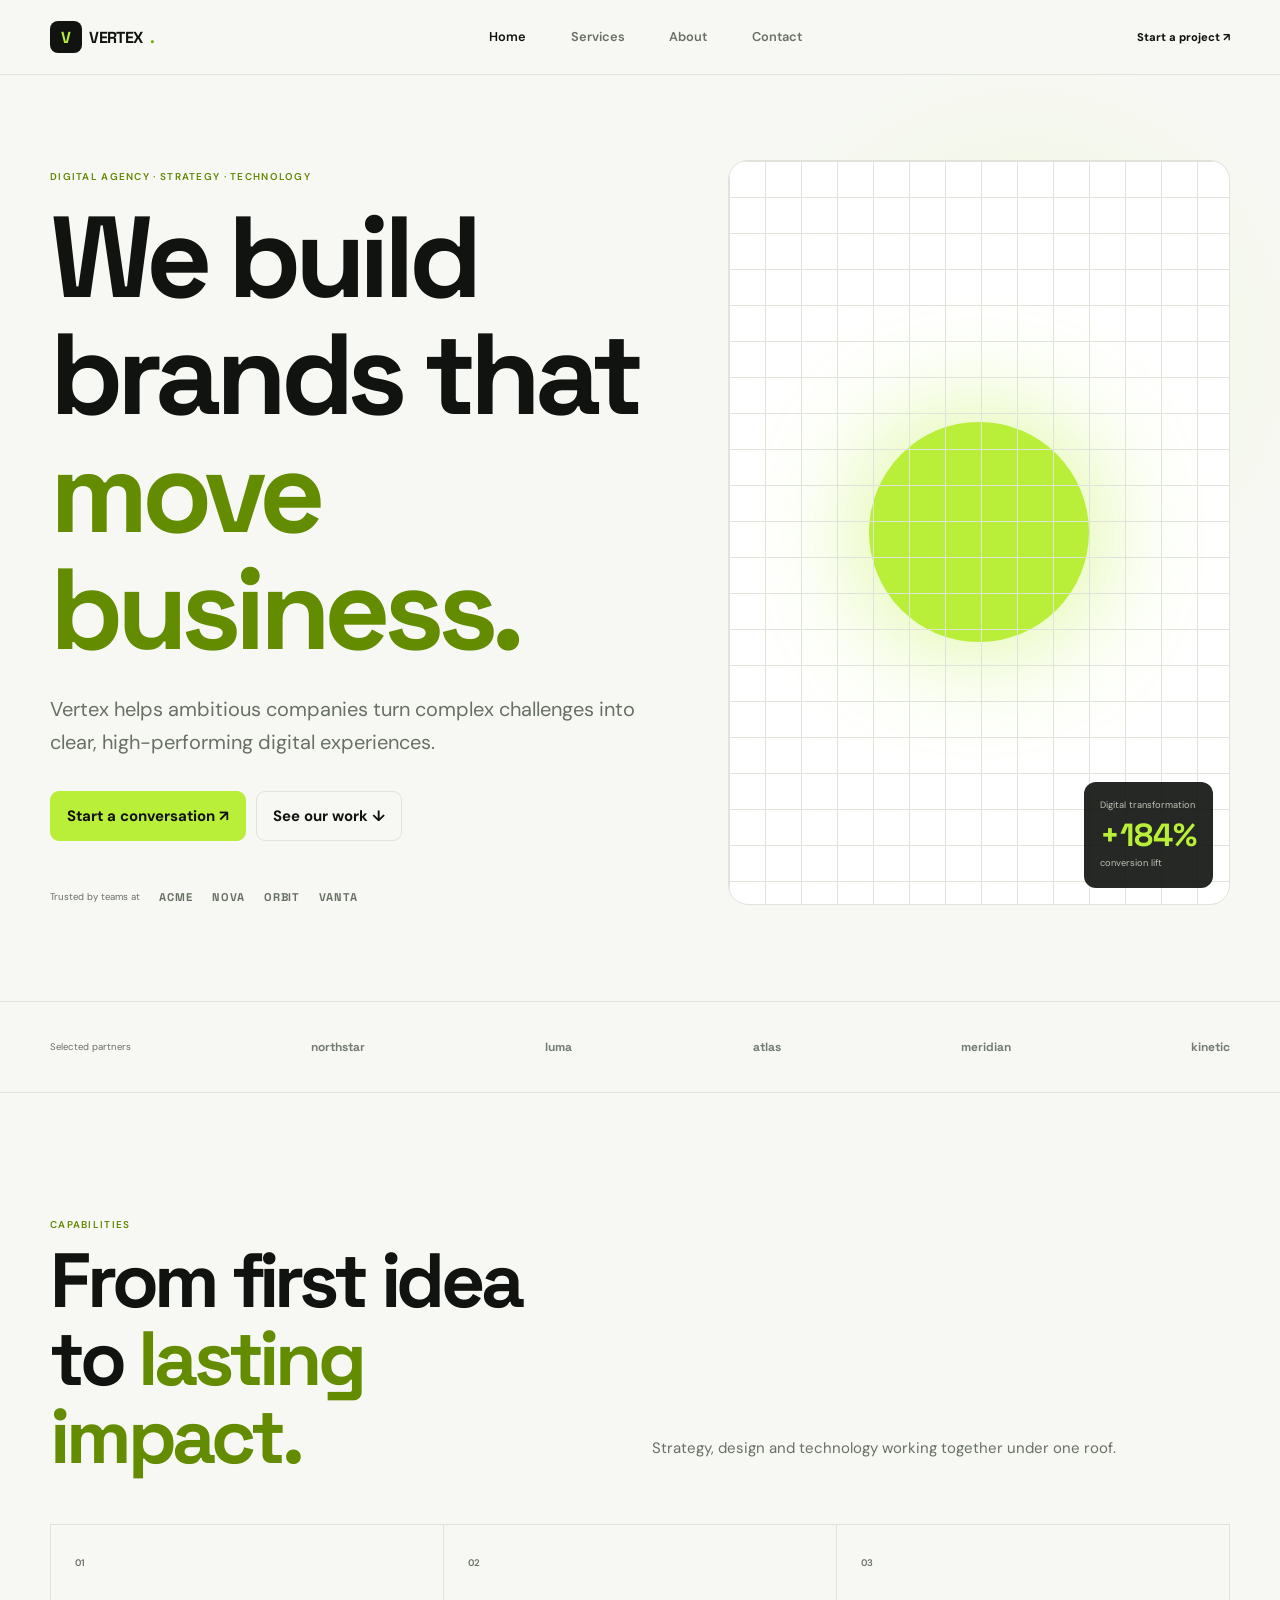
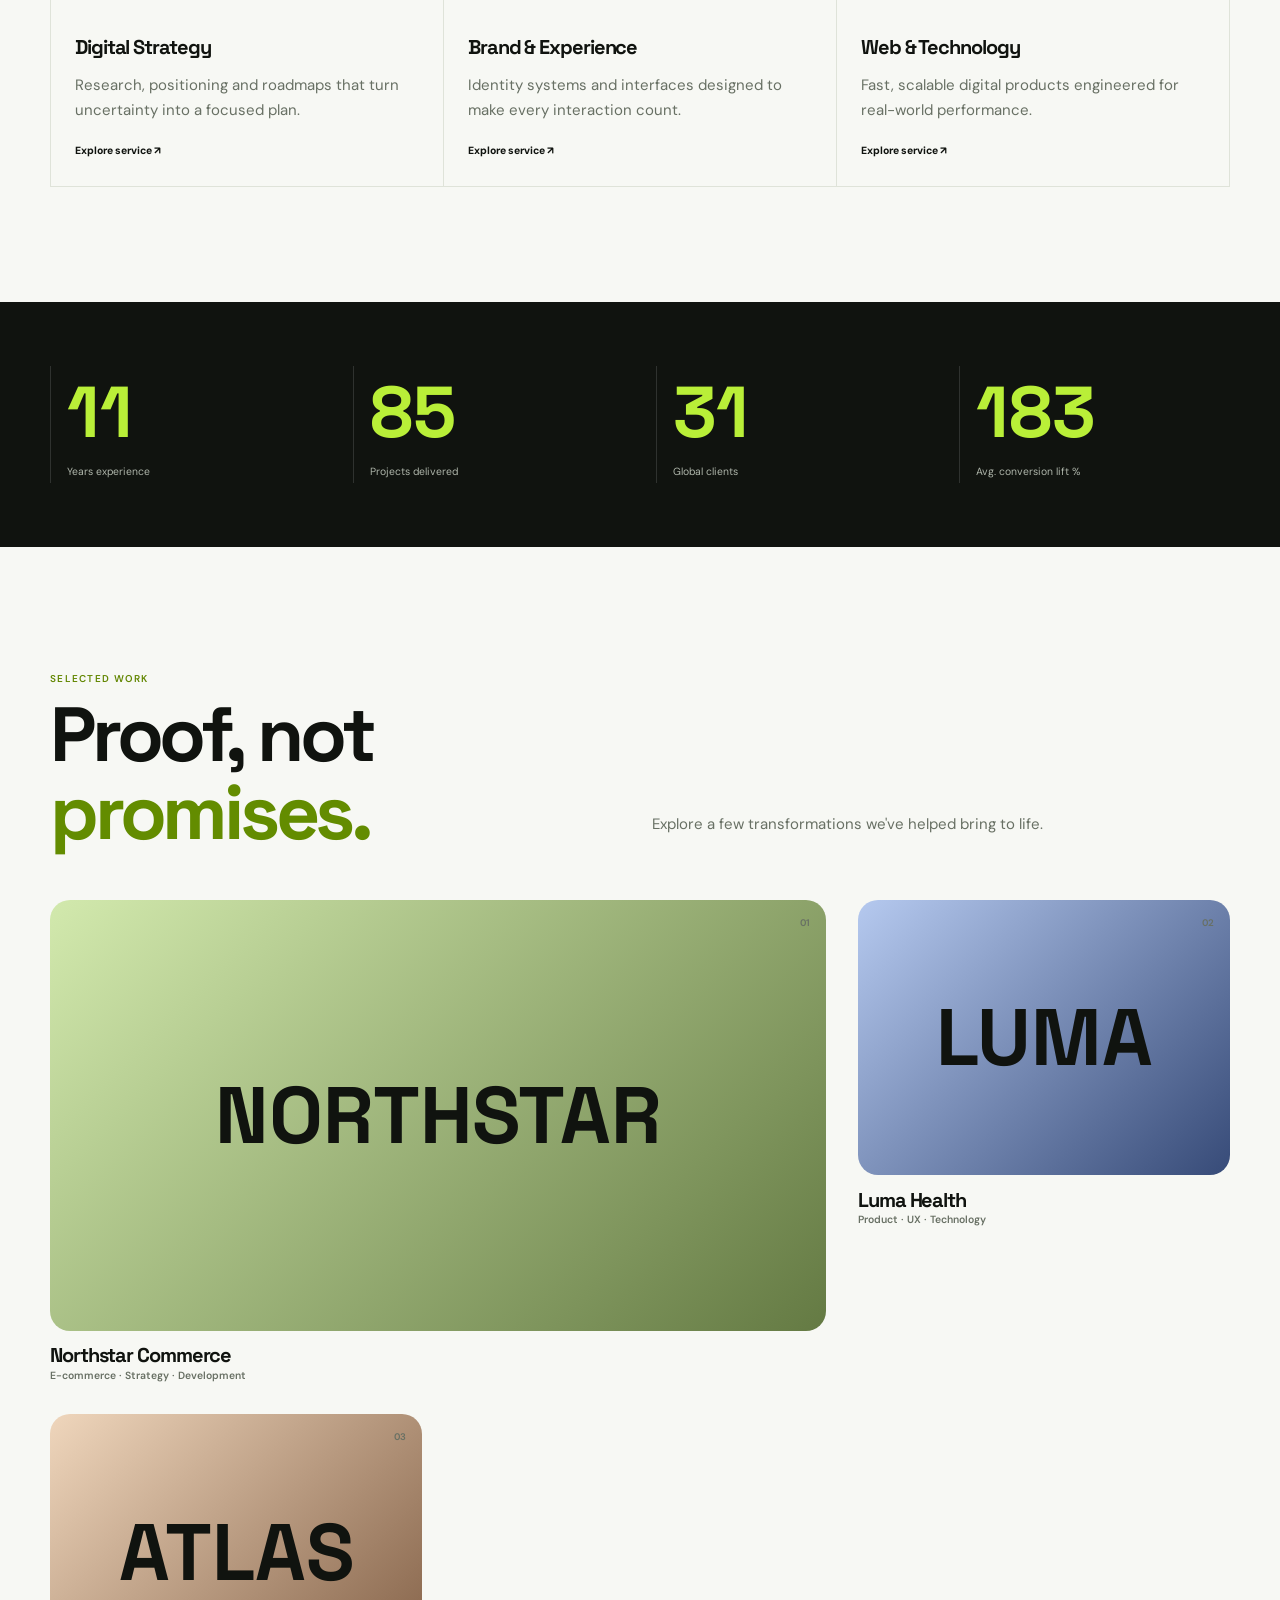
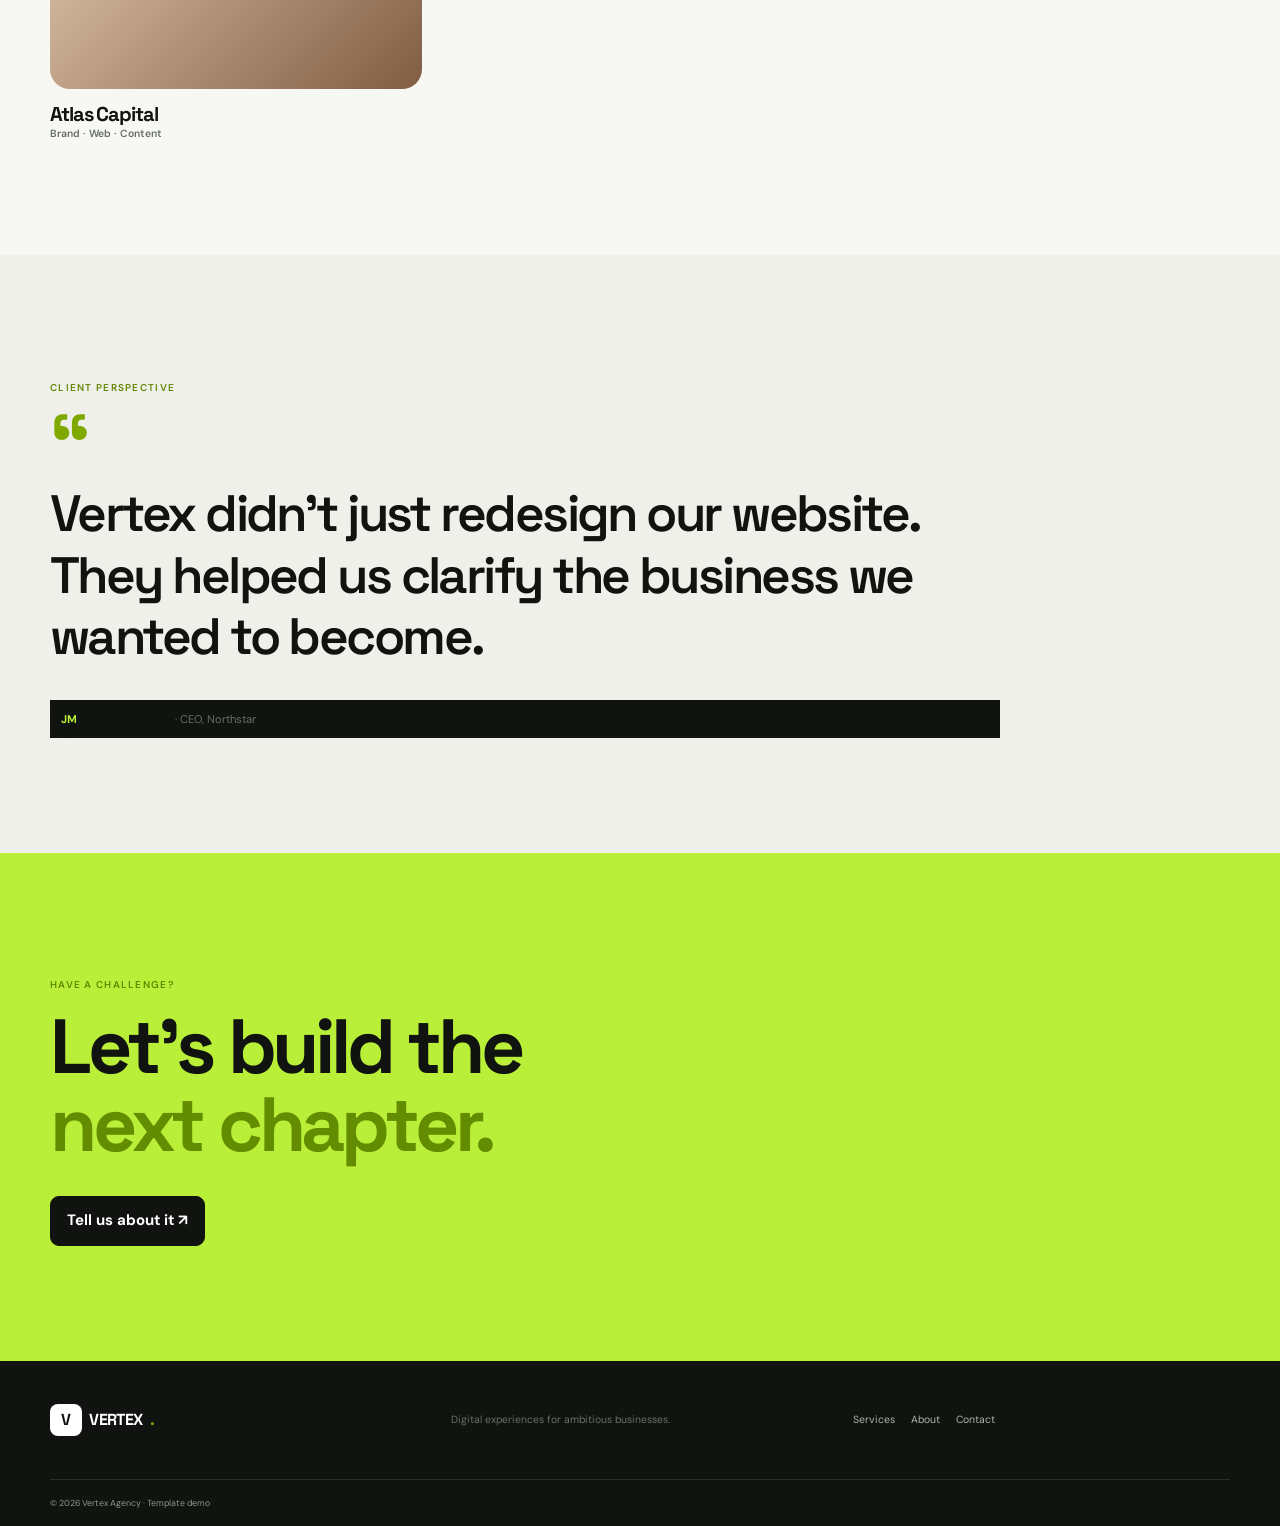
<file: index.html>
<!doctype html><html lang="en"><head>
<meta charset="utf-8"><meta name="viewport" content="width=device-width,initial-scale=1">
<meta name="description" content="Vertex digital agency corporate website template"><title>Vertex — Digital Agency</title>
<link rel="preconnect" href="https://fonts.googleapis.com"><link rel="preconnect" href="https://fonts.gstatic.com" crossorigin>
<link href="https://fonts.googleapis.com/css2?family=DM+Sans:wght@400;500;600;700&family=Space+Grotesk:wght@500;600;700&display=swap" rel="stylesheet">
<link rel="stylesheet" href="css/styles.css"></head><body>
<header class="header" id="header"><div class="container nav"><a class="logo" href="index.html"><b>V</b> VERTEX<span>.</span></a>
<nav id="nav"><a class="active" href="index.html">Home</a><a href="services.html">Services</a><a href="about.html">About</a><a href="contact.html">Contact</a></nav>
<a class="nav-btn" href="contact.html">Start a project ↗</a><button class="hamburger" id="menu" aria-label="Open menu"><i></i><i></i><i></i></button></div></header>
<main>
<section class="hero"><div class="container hero-grid"><div><p class="eyebrow">Digital agency · Strategy · Technology</p><h1>We build brands that <em>move business.</em></h1><p class="lead">Vertex helps ambitious companies turn complex challenges into clear, high-performing digital experiences.</p><div class="actions"><a class="btn primary" href="contact.html">Start a conversation ↗</a><a class="btn secondary" href="#work">See our work ↓</a></div><div class="hero-proof"><span>Trusted by teams at</span><strong>ACME</strong><strong>NOVA</strong><strong>ORBIT</strong><strong>VANTA</strong></div></div><div class="hero-art"><div class="grid-art"></div><div class="orb"></div><div class="art-card"><small>Digital transformation</small><strong>+184%</strong><span>conversion lift</span></div></div></div></section>
<section class="trust"><div class="container trust-row"><span>Selected partners</span><b>northstar</b><b>luma</b><b>atlas</b><b>meridian</b><b>kinetic</b></div></section>
<section class="section"><div class="container"><header class="section-head"><div><p class="eyebrow">Capabilities</p><h2>From first idea<br>to <em>lasting impact.</em></h2></div><p>Strategy, design and technology working together under one roof.</p></header>
<div class="service-grid"><article><span>01</span><h3>Digital Strategy</h3><p>Research, positioning and roadmaps that turn uncertainty into a focused plan.</p><a href="services.html">Explore service ↗</a></article><article><span>02</span><h3>Brand & Experience</h3><p>Identity systems and interfaces designed to make every interaction count.</p><a href="services.html">Explore service ↗</a></article><article><span>03</span><h3>Web & Technology</h3><p>Fast, scalable digital products engineered for real-world performance.</p><a href="services.html">Explore service ↗</a></article></div></div></section>
<section class="stats-section"><div class="container stats"><div><strong data-count="12">0</strong><span>Years experience</span></div><div><strong data-count="86">0</strong><span>Projects delivered</span></div><div><strong data-count="32">0</strong><span>Global clients</span></div><div><strong data-count="184">0</strong><span>Avg. conversion lift %</span></div></div></section>
<section class="section" id="work"><div class="container"><header class="section-head"><div><p class="eyebrow">Selected work</p><h2>Proof, not <em>promises.</em></h2></div><p>Explore a few transformations we've helped bring to life.</p></header>
<div class="cases">
<article class="case" data-modal="case" data-title="Northstar Commerce" data-kicker="E-commerce transformation" data-copy="A complete digital commerce transformation focused on simplifying discovery, improving product storytelling and removing friction from checkout." data-metric="+184% conversion rate"><div class="case-image c1"><b>NORTHSTAR</b><span>01</span></div><h3>Northstar Commerce</h3><p>E-commerce · Strategy · Development</p></article>
<article class="case" data-modal="case" data-title="Luma Health" data-kicker="Digital product ecosystem" data-copy="A patient-first platform redesign that unified multiple services into one clear, accessible experience." data-metric="+67% task completion"><div class="case-image c2"><b>LUMA</b><span>02</span></div><h3>Luma Health</h3><p>Product · UX · Technology</p></article>
<article class="case" data-modal="case" data-title="Atlas Capital" data-kicker="Brand evolution" data-copy="A new identity and digital presence built to communicate authority while making a complex financial offer easier to understand." data-metric="+41% qualified leads"><div class="case-image c3"><b>ATLAS</b><span>03</span></div><h3>Atlas Capital</h3><p>Brand · Web · Content</p></article>
</div></div></section>
<section class="section testimonial-section"><div class="container"><p class="eyebrow">Client perspective</p><div class="testimonial"><div class="quote">“</div><blockquote>Vertex didn't just redesign our website. They helped us clarify the business we wanted to become.</blockquote><footer><b>JM</b><span><strong>Jordan Miller</strong> · CEO, Northstar</span></footer></div></div></section>
<section class="cta"><div class="container"><p class="eyebrow">Have a challenge?</p><h2>Let's build the<br><em>next chapter.</em></h2><a class="btn primary" href="contact.html">Tell us about it ↗</a></div></section>
</main><footer><div class="container footer"><a class="logo" href="index.html"><b>V</b> VERTEX<span>.</span></a><p>Digital experiences for ambitious businesses.</p><div><a href="services.html">Services</a><a href="about.html">About</a><a href="contact.html">Contact</a></div></div><div class="container copyright">© 2026 Vertex Agency · Template demo</div></footer>
<div class="modal" id="modal" aria-hidden="true"><div class="backdrop"></div><div class="modal-box"><button class="close" id="close">×</button><p class="eyebrow" id="mKicker"></p><h2 id="mTitle"></h2><p id="mCopy"></p><strong class="metric" id="mMetric"></strong><a class="btn primary" href="contact.html">Discuss a similar project ↗</a></div></div>
<script src="js/main.js"></script></body></html>
</file>
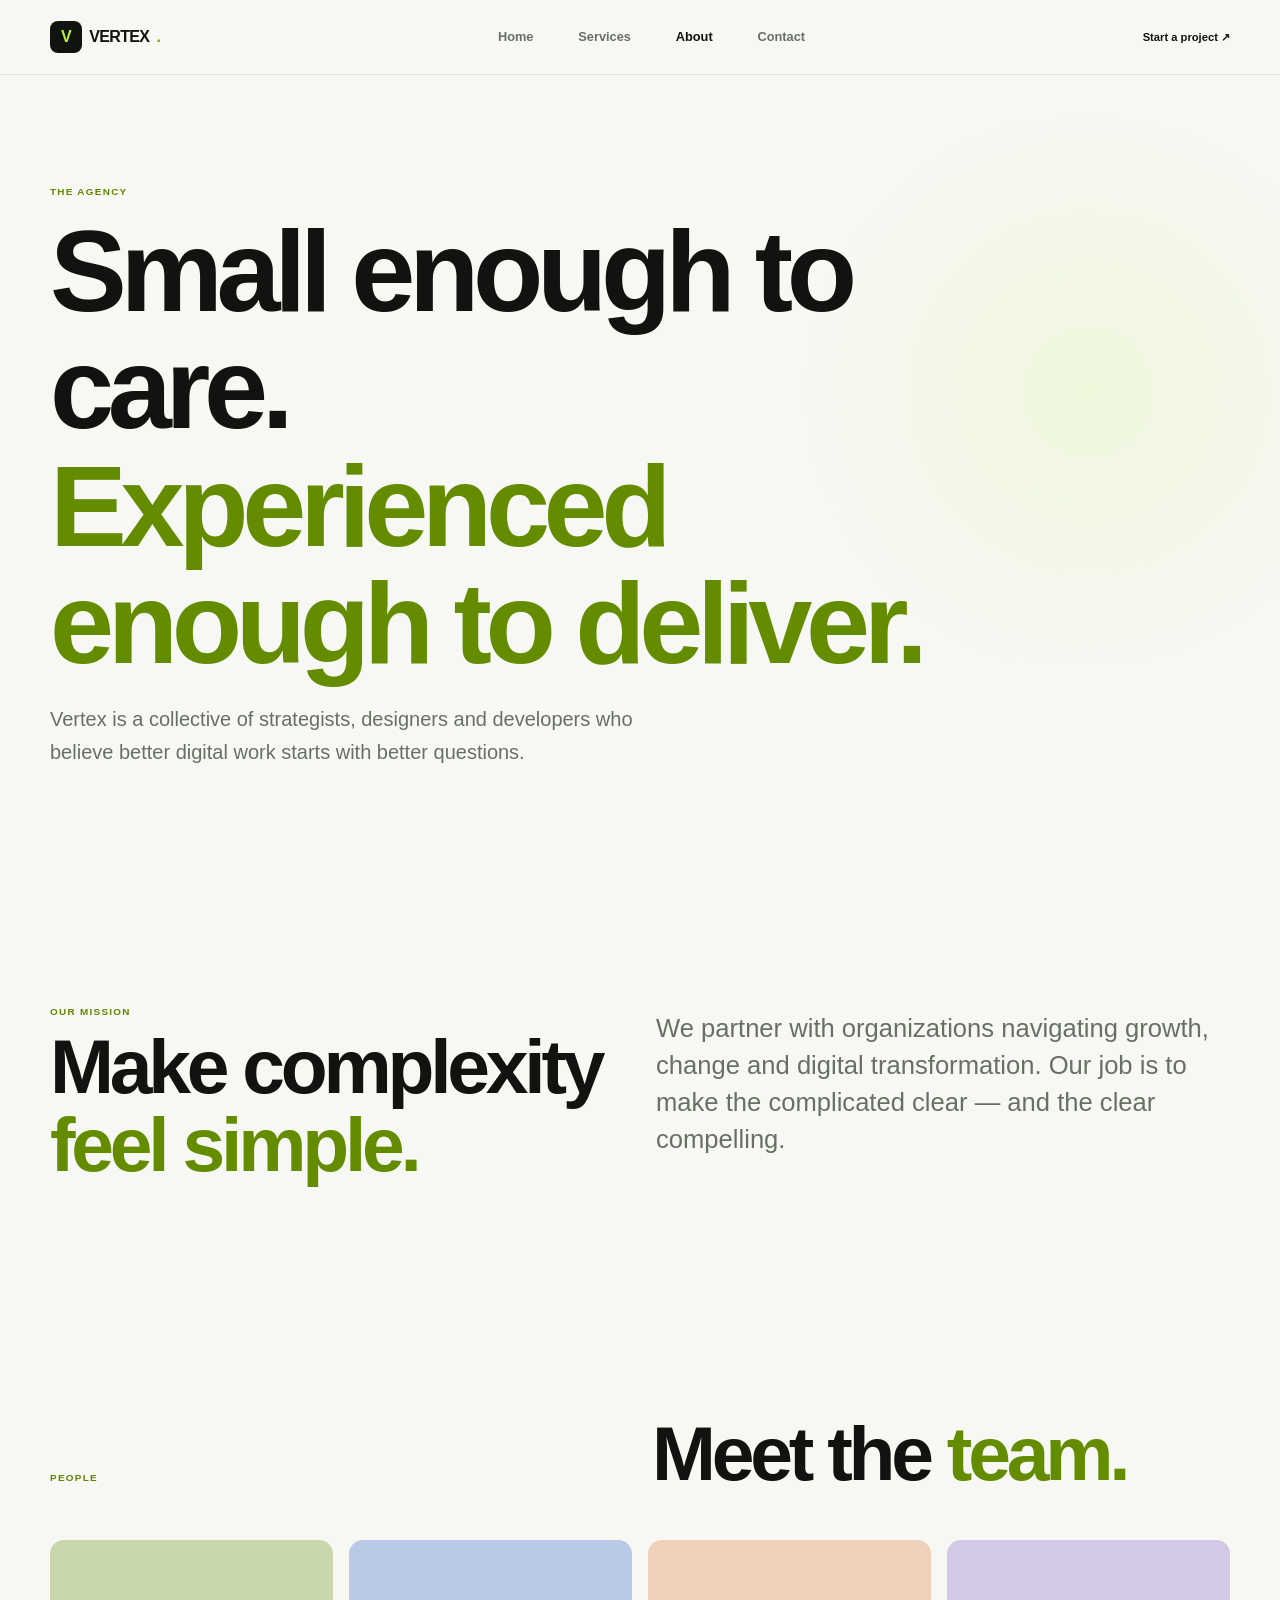
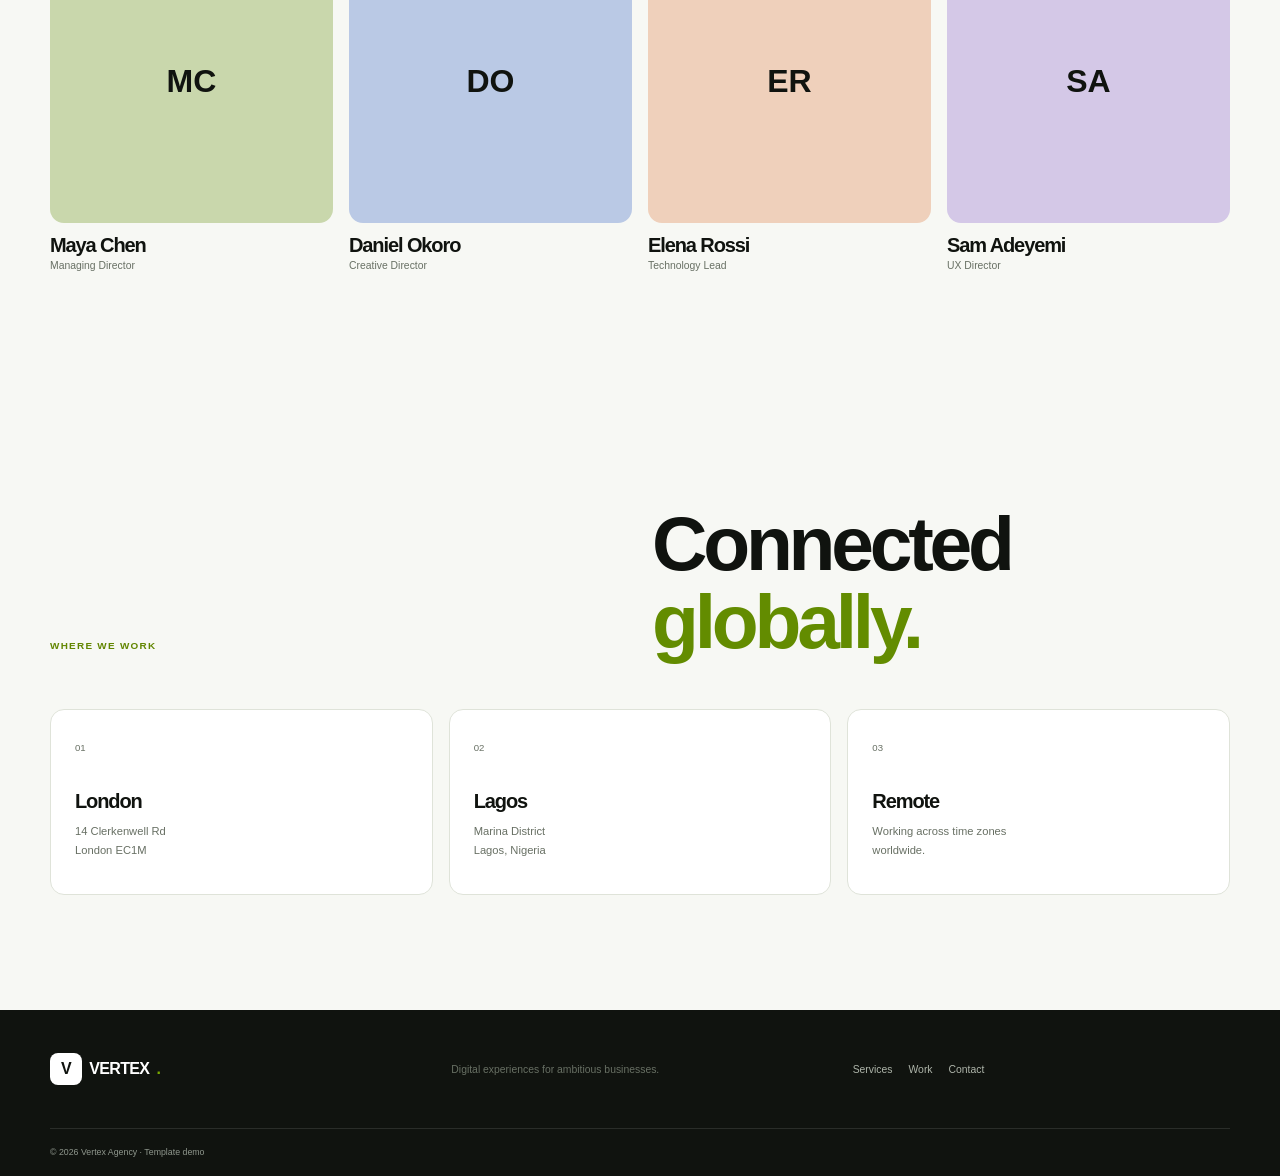
<file: about.html>
<!doctype html><html lang="en"><head><meta charset="utf-8"><meta name="viewport" content="width=device-width,initial-scale=1"><title>About — Vertex</title><link rel="stylesheet" href="css/styles.css"></head><body>
<header class="header"><div class="container nav"><a class="logo" href="index.html"><b>V</b> VERTEX<span>.</span></a><nav id="nav"><a href="index.html">Home</a><a href="services.html">Services</a><a class="active" href="about.html">About</a><a href="contact.html">Contact</a></nav><a class="nav-btn" href="contact.html">Start a project ↗</a><button class="hamburger" id="menu"><i></i><i></i><i></i></button></div></header>
<main><section class="page-hero"><div class="container"><p class="eyebrow">The agency</p><h1>Small enough to care.<br><em>Experienced enough to deliver.</em></h1><p class="lead">Vertex is a collective of strategists, designers and developers who believe better digital work starts with better questions.</p></div></section>
<section class="section"><div class="container mission"><div><p class="eyebrow">Our mission</p><h2>Make complexity<br><em>feel simple.</em></h2></div><p>We partner with organizations navigating growth, change and digital transformation. Our job is to make the complicated clear — and the clear compelling.</p></div></section>
<section class="section"><div class="container"><header class="section-head"><p class="eyebrow">People</p><h2>Meet the <em>team.</em></h2></header><div class="team">
<article class="person" data-modal="team" data-title="Maya Chen" data-role="Managing Director" data-copy="Maya leads strategy and partnerships, helping teams connect ambitious business goals with practical digital plans."><div class="avatar a1">MC</div><h3>Maya Chen</h3><p>Managing Director</p></article>
<article class="person" data-modal="team" data-title="Daniel Okoro" data-role="Creative Director" data-copy="Daniel shapes the creative direction across brand and experience projects, with a focus on clarity, systems and memorable details."><div class="avatar a2">DO</div><h3>Daniel Okoro</h3><p>Creative Director</p></article>
<article class="person" data-modal="team" data-title="Elena Rossi" data-role="Technology Lead" data-copy="Elena leads engineering and technical delivery, building scalable experiences with a strong bias toward performance."><div class="avatar a3">ER</div><h3>Elena Rossi</h3><p>Technology Lead</p></article>
<article class="person" data-modal="team" data-title="Sam Adeyemi" data-role="UX Director" data-copy="Sam turns research into intuitive journeys and interfaces, keeping the user's needs visible throughout the process."><div class="avatar a4">SA</div><h3>Sam Adeyemi</h3><p>UX Director</p></article>
</div></div></section>
<section class="section locations"><div class="container"><header class="section-head"><p class="eyebrow">Where we work</p><h2>Connected <em>globally.</em></h2></header><div class="location-grid"><article><span>01</span><h3>London</h3><p>14 Clerkenwell Rd<br>London EC1M</p></article><article><span>02</span><h3>Lagos</h3><p>Marina District<br>Lagos, Nigeria</p></article><article><span>03</span><h3>Remote</h3><p>Working across time zones<br>worldwide.</p></article></div></div></section></main>
<footer><div class="container footer"><a class="logo" href="index.html"><b>V</b> VERTEX<span>.</span></a><p>Digital experiences for ambitious businesses.</p><div><a href="services.html">Services</a><a href="index.html">Work</a><a href="contact.html">Contact</a></div></div><div class="container copyright">© 2026 Vertex Agency · Template demo</div></footer>
<div class="modal" id="modal" aria-hidden="true"><div class="backdrop"></div><div class="modal-box"><button class="close" id="close">×</button><p class="eyebrow" id="mKicker"></p><h2 id="mTitle"></h2><p id="mCopy"></p></div></div><script src="js/main.js"></script></body></html>
</file>
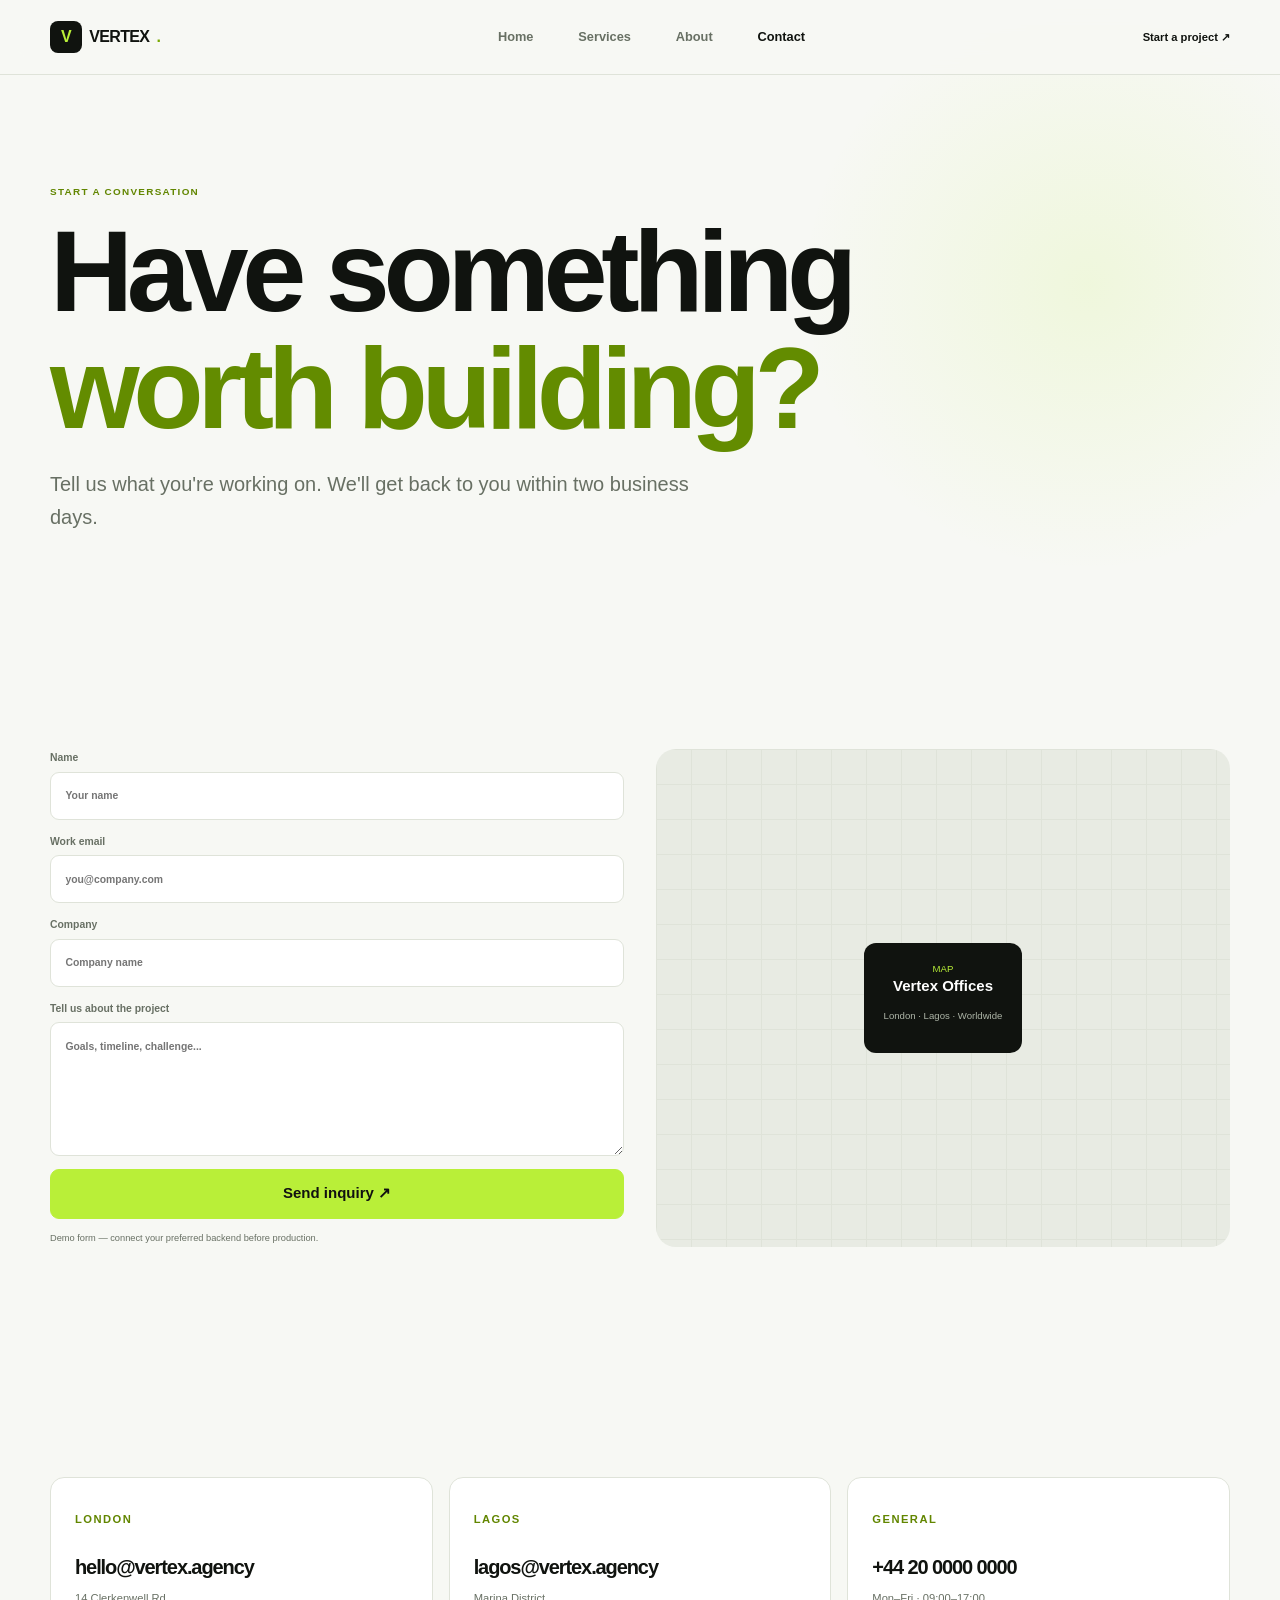
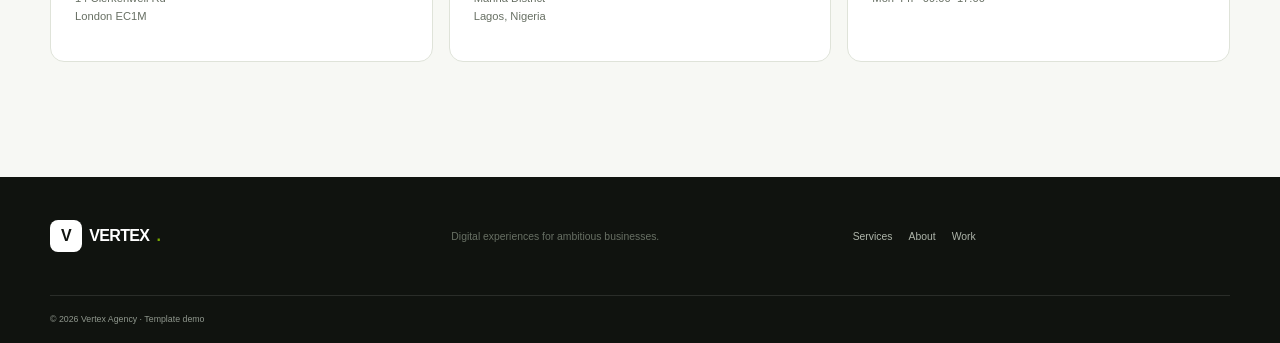
<file: contact.html>
<!doctype html><html lang="en"><head><meta charset="utf-8"><meta name="viewport" content="width=device-width,initial-scale=1"><title>Contact — Vertex</title><link rel="stylesheet" href="css/styles.css"></head><body>
<header class="header"><div class="container nav"><a class="logo" href="index.html"><b>V</b> VERTEX<span>.</span></a><nav id="nav"><a href="index.html">Home</a><a href="services.html">Services</a><a href="about.html">About</a><a class="active" href="contact.html">Contact</a></nav><a class="nav-btn" href="#form">Start a project ↗</a><button class="hamburger" id="menu"><i></i><i></i><i></i></button></div></header>
<main><section class="page-hero"><div class="container"><p class="eyebrow">Start a conversation</p><h1>Have something<br><em>worth building?</em></h1><p class="lead">Tell us what you're working on. We'll get back to you within two business days.</p></div></section>
<section class="section"><div class="container contact-grid"><form id="form" class="contact-form"><label>Name<input required placeholder="Your name"></label><label>Work email<input type="email" required placeholder="you@company.com"></label><label>Company<input placeholder="Company name"></label><label>Tell us about the project<textarea required rows="6" placeholder="Goals, timeline, challenge..."></textarea></label><button class="btn primary" type="submit">Send inquiry ↗</button><small>Demo form — connect your preferred backend before production.</small></form><div class="map"><div><span>MAP</span><strong>Vertex Offices</strong><p>London · Lagos · Worldwide</p></div></div></div></section>
<section class="section"><div class="container location-grid"><article><p class="eyebrow">London</p><h3>hello@vertex.agency</h3><p>14 Clerkenwell Rd<br>London EC1M</p></article><article><p class="eyebrow">Lagos</p><h3>lagos@vertex.agency</h3><p>Marina District<br>Lagos, Nigeria</p></article><article><p class="eyebrow">General</p><h3>+44 20 0000 0000</h3><p>Mon–Fri · 09:00–17:00</p></article></div></section></main>
<footer><div class="container footer"><a class="logo" href="index.html"><b>V</b> VERTEX<span>.</span></a><p>Digital experiences for ambitious businesses.</p><div><a href="services.html">Services</a><a href="about.html">About</a><a href="index.html">Work</a></div></div><div class="container copyright">© 2026 Vertex Agency · Template demo</div></footer>
<div class="modal" id="modal" aria-hidden="true"><div class="backdrop"></div><div class="modal-box"><button class="close" id="close">×</button><div class="success">✓</div><p class="eyebrow">Thank you</p><h2>Message received.</h2><p>This demo confirmation is ready to connect to a real form endpoint.</p></div></div><script src="js/main.js"></script></body></html>
</file>
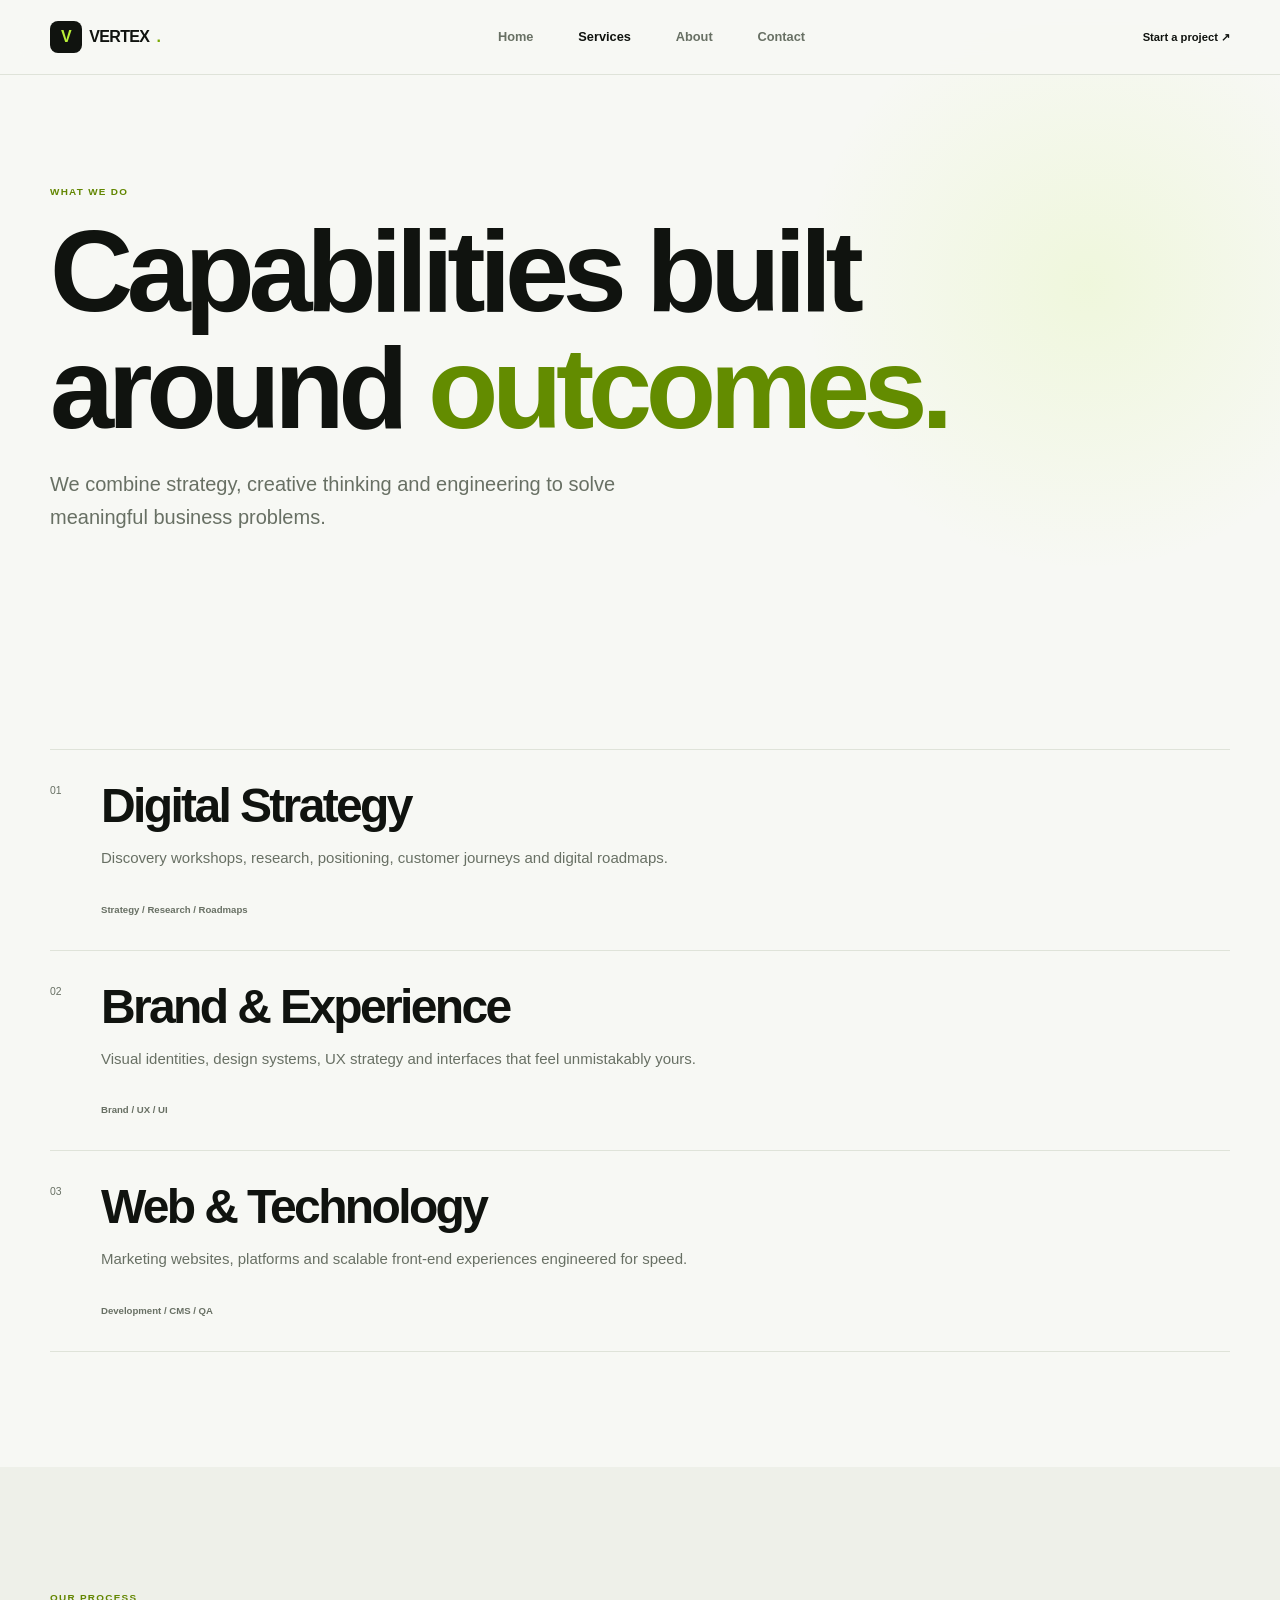
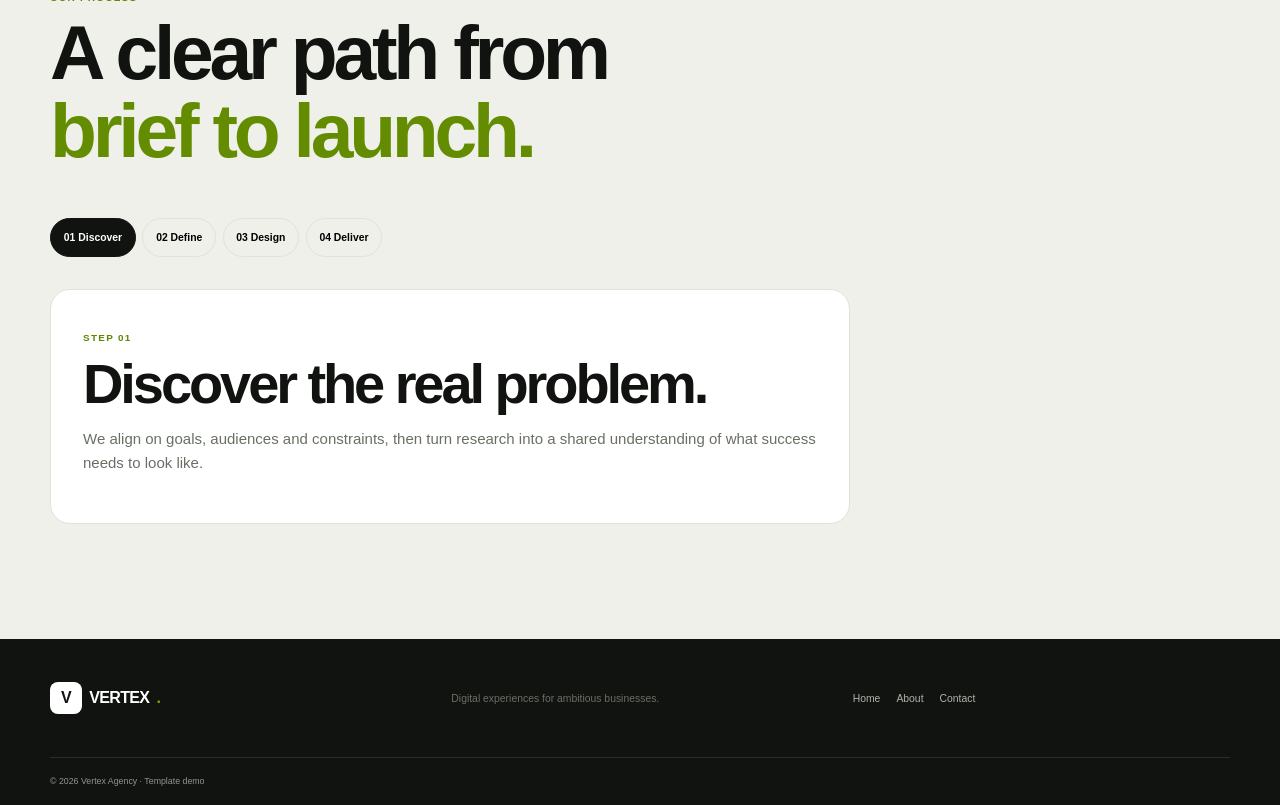
<file: services.html>
<!doctype html><html lang="en"><head><meta charset="utf-8"><meta name="viewport" content="width=device-width,initial-scale=1"><title>Services — Vertex</title><link rel="stylesheet" href="css/styles.css"></head><body>
<header class="header"><div class="container nav"><a class="logo" href="index.html"><b>V</b> VERTEX<span>.</span></a><nav id="nav"><a href="index.html">Home</a><a class="active" href="services.html">Services</a><a href="about.html">About</a><a href="contact.html">Contact</a></nav><a class="nav-btn" href="contact.html">Start a project ↗</a><button class="hamburger" id="menu"><i></i><i></i><i></i></button></div></header>
<main><section class="page-hero"><div class="container"><p class="eyebrow">What we do</p><h1>Capabilities built<br>around <em>outcomes.</em></h1><p class="lead">We combine strategy, creative thinking and engineering to solve meaningful business problems.</p></div></section>
<section class="section"><div class="container service-list"><article><span>01</span><div><h2>Digital Strategy</h2><p>Discovery workshops, research, positioning, customer journeys and digital roadmaps.</p></div><b>Strategy / Research / Roadmaps</b></article><article><span>02</span><div><h2>Brand & Experience</h2><p>Visual identities, design systems, UX strategy and interfaces that feel unmistakably yours.</p></div><b>Brand / UX / UI</b></article><article><span>03</span><div><h2>Web & Technology</h2><p>Marketing websites, platforms and scalable front-end experiences engineered for speed.</p></div><b>Development / CMS / QA</b></article></div></section>
<section class="section process"><div class="container"><header class="section-head"><div><p class="eyebrow">Our process</p><h2>A clear path from<br><em>brief to launch.</em></h2></div></header><div class="tabs" id="tabs"><button class="active" data-step="0">01 Discover</button><button data-step="1">02 Define</button><button data-step="2">03 Design</button><button data-step="3">04 Deliver</button></div><div class="step"><p class="eyebrow" id="stepNum">STEP 01</p><h3 id="stepTitle">Discover the real problem.</h3><p id="stepCopy">We align on goals, audiences and constraints, then turn research into a shared understanding of what success needs to look like.</p></div></div></section></main>
<footer><div class="container footer"><a class="logo" href="index.html"><b>V</b> VERTEX<span>.</span></a><p>Digital experiences for ambitious businesses.</p><div><a href="index.html">Home</a><a href="about.html">About</a><a href="contact.html">Contact</a></div></div><div class="container copyright">© 2026 Vertex Agency · Template demo</div></footer><script src="js/main.js"></script></body></html>
</file>
<file: css/styles.css>
/* VERTEX DESIGN TOKENS — edit these variables to rebrand */
:root{--bg:#f7f8f4;--surface:#fff;--ink:#10130f;--muted:#687064;--line:#dfe3d9;--accent:#b9ef38;--display:"Space Grotesk",sans-serif;--body:"DM Sans",sans-serif;--max:1180px;--radius:20px;--space:clamp(4.5rem,9vw,8rem);--ease:260ms cubic-bezier(.2,.8,.2,1)}
*{box-sizing:border-box}html{scroll-behavior:smooth}body{margin:0;min-width:320px;background:var(--bg);color:var(--ink);font:15px/1.65 var(--body)}a{color:inherit;text-decoration:none}button,input,textarea{font:inherit}.container{width:min(calc(100% - 2rem),var(--max));margin:auto}.section{padding-block:var(--space)}h1,h2,h3{font-family:var(--display);line-height:1.02;letter-spacing:-.055em;margin:0}h1{font-size:clamp(3.2rem,9vw,7.4rem)}h2{font-size:clamp(2.5rem,6vw,5rem)}h3{font-size:1.25rem}p{color:var(--muted)}em{font-style:normal;color:#638c00}.eyebrow{font:600 .62rem var(--body);letter-spacing:.13em;text-transform:uppercase;color:#628600}.lead{font-size:clamp(1rem,2vw,1.25rem);max-width:650px}.btn{display:inline-flex;align-items:center;justify-content:center;min-height:50px;padding:.7rem 1rem;border-radius:9px;border:1px solid var(--line);font-weight:700;transition:transform var(--ease),background var(--ease)}.btn:hover{transform:translateY(-3px)}.btn.primary{background:var(--accent);border-color:var(--accent);color:#111}.btn.secondary{background:transparent}
.header{position:fixed;z-index:50;top:0;width:100%;background:#f7f8f4d9;backdrop-filter:blur(14px);border-bottom:1px solid var(--line)}.nav{min-height:74px;display:flex;align-items:center;justify-content:space-between}.logo{display:flex;align-items:center;gap:.45rem;font:700 1rem var(--display);letter-spacing:-.04em}.logo b{display:grid;place-items:center;width:32px;height:32px;background:var(--ink);color:var(--accent);border-radius:8px}.logo span{color:#79a900}nav{display:none;position:absolute;left:1rem;right:1rem;top:68px;padding:.6rem;background:var(--surface);border:1px solid var(--line);border-radius:14px;box-shadow:0 20px 50px #0001}nav.open{display:grid}nav a{padding:.65rem;color:var(--muted);font-weight:600;font-size:.8rem}nav a.active,nav a:hover{color:var(--ink)}.nav-btn{display:none;font-size:.7rem;font-weight:800}.hamburger{display:grid;gap:5px;border:0;background:transparent}.hamburger i{display:block;width:23px;height:2px;background:var(--ink);transition:.2s}.hamburger.open i:first-child{transform:translateY(7px) rotate(45deg)}.hamburger.open i:nth-child(2){opacity:0}.hamburger.open i:last-child{transform:translateY(-7px) rotate(-45deg)}
.hero{padding:10rem 0 6rem;min-height:760px;display:grid;align-items:center;background:radial-gradient(circle at 80% 35%,#b9ef3822,transparent 25%)}.hero-grid{display:grid;gap:4rem}.hero .eyebrow{margin-bottom:1rem}.hero .lead{margin:1.5rem 0 2rem}.actions{display:flex;flex-wrap:wrap;gap:.6rem}.hero-proof{display:flex;align-items:center;gap:1.2rem;flex-wrap:wrap;margin-top:3rem;color:var(--muted);font-size:.6rem}.hero-proof strong{font:700 .7rem var(--display);letter-spacing:.08em}.hero-art{min-height:390px;position:relative;display:grid;place-items:center;overflow:hidden;border:1px solid var(--line);border-radius:var(--radius);background:var(--surface)}.grid-art{position:absolute;inset:0;background-image:linear-gradient(var(--line) 1px,transparent 1px),linear-gradient(90deg,var(--line) 1px,transparent 1px);background-size:36px 36px}.orb{width:220px;aspect-ratio:1;border-radius:50%;background:var(--accent);box-shadow:0 0 120px #b9ef3899}.art-card{position:absolute;right:1rem;bottom:1rem;padding:1rem;display:grid;gap:.1rem;background:#10130fe8;color:white;border-radius:12px}.art-card small,.art-card span{font-size:.58rem;color:#bfc6b8}.art-card strong{font:700 2rem var(--display);color:var(--accent)}
.trust{border-block:1px solid var(--line)}.trust-row{min-height:90px;display:flex;align-items:center;justify-content:space-between;gap:1.2rem;overflow:auto}.trust-row span{color:var(--muted);font-size:.6rem;white-space:nowrap}.trust-row b{font:700 .75rem var(--display);white-space:nowrap;color:#737b70}.section-head{display:grid;gap:1.5rem;margin-bottom:3rem}.section-head>p{max-width:470px}.service-grid{display:grid;gap:1px;background:var(--line);border:1px solid var(--line)}.service-grid article{padding:1.5rem;background:var(--bg);min-height:250px}.service-grid span,.case>p,.case-image span{font:600 .6rem var(--body);color:var(--muted)}.service-grid h3{margin:4rem 0 .5rem}.service-grid a{font-size:.65rem;font-weight:800}.stats-section{background:var(--ink);color:#fff;padding:4rem 0}.stats{display:grid;grid-template-columns:repeat(2,1fr);gap:2rem}.stats div{border-left:1px solid #ffffff22;padding-left:1rem}.stats strong{display:block;font:700 clamp(2.4rem,6vw,4.5rem) var(--display);color:var(--accent)}.stats span{font-size:.65rem;color:#aeb5aa}.cases{display:grid;gap:2rem}.case{cursor:pointer}.case-image{aspect-ratio:1.35;border-radius:var(--radius);display:grid;place-items:center;position:relative;overflow:hidden;transition:.25s}.case:hover .case-image{transform:translateY(-6px)}.case-image b{font:700 clamp(2rem,7vw,5rem) var(--display)}.case-image span{position:absolute;top:1rem;right:1rem}.c1{background:linear-gradient(135deg,#d2e9ad,#647a43)}.c2{background:linear-gradient(135deg,#b5c9ef,#374b78)}.c3{background:linear-gradient(135deg,#efd6bc,#805d43)}.case h3{margin:.9rem 0 .2rem}.case p{margin:0;font-size:.65rem}.testimonial-section{background:#eef0e9}.testimonial{max-width:950px}.quote{font:700 5rem/1 var(--display);color:#80a900}.testimonial blockquote{margin:0 0 2rem;font:600 clamp(1.5rem,4vw,3.2rem)/1.2 var(--display);letter-spacing:-.05em}.testimonial footer{display:flex;align-items:center;gap:.7rem;font-size:.7rem}.testimonial footer b{display:grid;place-items:center;width:38px;height:38px;border-radius:50%;background:var(--ink);color:var(--accent)}.testimonial footer span{color:var(--muted)}.testimonial footer strong{color:var(--ink)}.cta{padding:var(--space) 0;background:var(--accent)}.cta h2{margin:1rem 0 2rem}.cta .btn{background:var(--ink);color:white;border-color:var(--ink)}
.page-hero{padding:11rem 0 5rem;background:radial-gradient(circle at 85% 45%,#b9ef3820,transparent 25%)}.page-hero h1{max-width:1000px;margin:1rem 0}.service-list{display:grid;border-top:1px solid var(--line)}.service-list article{display:grid;grid-template-columns:35px 1fr;gap:1rem;padding:2rem 0;border-bottom:1px solid var(--line)}.service-list article>span{font-size:.65rem;color:var(--muted)}.service-list h2{font-size:clamp(1.8rem,4vw,3rem)}.service-list p{max-width:650px}.service-list article>b{grid-column:2;font-size:.6rem;color:var(--muted)}.process{background:#eef0e9}.tabs{display:flex;overflow:auto;gap:.4rem;margin-bottom:2rem}.tabs button{white-space:nowrap;padding:.65rem .8rem;border:1px solid var(--line);background:transparent;border-radius:99px;font-size:.65rem;font-weight:700}.tabs button.active{background:var(--ink);color:white;border-color:var(--ink)}.step{max-width:800px;padding:2rem;border:1px solid var(--line);background:var(--surface);border-radius:var(--radius)}.step h3{font-size:clamp(1.8rem,5vw,3.5rem);margin:.7rem 0}.mission{display:grid;gap:2rem}.mission>p{font-size:clamp(1.1rem,2.5vw,1.6rem);line-height:1.45}.team{display:grid;grid-template-columns:1fr 1fr;gap:1rem}.person{cursor:pointer}.avatar{aspect-ratio:1;display:grid;place-items:center;border-radius:14px;font:700 2rem var(--display);transition:.25s}.person:hover .avatar{transform:translateY(-5px)}.a1{background:#c9d7ac}.a2{background:#bac9e5}.a3{background:#efd0bb}.a4{background:#d4c8e7}.person h3{margin:.7rem 0 .1rem}.person p{margin:0;font-size:.65rem}.location-grid{display:grid;gap:1rem}.location-grid article{padding:1.5rem;border:1px solid var(--line);border-radius:14px;background:var(--surface)}.location-grid article>span{font-size:.6rem;color:var(--muted)}.location-grid h3{margin-top:2rem}.location-grid p{font-size:.7rem}.contact-grid{display:grid;gap:2rem}.contact-form{display:grid;gap:.8rem}.contact-form label{font-size:.65rem;color:var(--muted);font-weight:700}.contact-form input,.contact-form textarea{display:block;width:100%;margin-top:.35rem;padding:.9rem;border:1px solid var(--line);border-radius:9px;background:var(--surface);outline:0;color:var(--ink)}.contact-form input:focus,.contact-form textarea:focus{border-color:#86a900}.contact-form small{font-size:.58rem;color:var(--muted)}.map{min-height:400px;border-radius:var(--radius);background-image:linear-gradient(var(--line) 1px,transparent 1px),linear-gradient(90deg,var(--line) 1px,transparent 1px);background-size:35px 35px;display:grid;place-items:center;background-color:#e8ebe3}.map div{padding:1.2rem;background:var(--ink);color:white;border-radius:12px;text-align:center}.map span{display:block;color:var(--accent);font:.6rem var(--body)}.map strong{display:block}.map p{font-size:.6rem;color:#adb5a7}
footer{background:var(--ink);color:white}.footer{display:grid;gap:1.5rem;padding:2.5rem 0}.footer .logo b{background:white;color:var(--ink)}.footer p{font-size:.65rem}.footer>div{display:flex;gap:1rem}.footer>div a{font-size:.65rem;color:#aeb5aa}.copyright{padding:1rem 0;border-top:1px solid #ffffff1c;color:#8f978d;font-size:.55rem}.modal{position:fixed;inset:0;z-index:100;display:none;place-items:center;padding:1rem}.modal[aria-hidden=false]{display:grid}.backdrop{position:absolute;inset:0;background:#111c;backdrop-filter:blur(8px)}.modal-box{position:relative;z-index:2;width:min(100%,700px);padding:2rem;background:var(--surface);border-radius:var(--radius);box-shadow:0 30px 100px #0005}.modal-box h2{font-size:clamp(2.2rem,7vw,4.5rem);margin:.5rem 0 1rem}.close{position:absolute;right:1rem;top:1rem;width:38px;height:38px;border:1px solid var(--line);border-radius:50%;background:transparent;color:var(--ink);font-size:1.4rem}.metric{display:block;padding:1rem;margin:1.5rem 0;background:#eef0e9;color:#638000;border-radius:10px;font-size:1.3rem}.success{display:grid;place-items:center;width:50px;height:50px;border-radius:50%;background:var(--accent);color:var(--ink);font-weight:900}
@media(min-width:700px){.container{width:min(calc(100% - 3rem),var(--max))}.hamburger{display:none}nav{position:static;display:flex;gap:1.5rem;padding:0;background:transparent;border:0;box-shadow:none}.nav-btn{display:block}.hero-grid{grid-template-columns:1.1fr .9fr}.hero-art{min-height:570px}.service-grid{grid-template-columns:repeat(3,1fr)}.stats{grid-template-columns:repeat(4,1fr)}.cases{grid-template-columns:repeat(3,1fr)}.case:first-child{grid-column:span 2}.case:first-child .case-image{aspect-ratio:1.8}.section-head{grid-template-columns:1fr 1fr;align-items:end}.mission{grid-template-columns:1fr 1fr;align-items:end}.team{grid-template-columns:repeat(4,1fr)}.location-grid{grid-template-columns:repeat(3,1fr)}.contact-grid{grid-template-columns:1fr 1fr}.footer{grid-template-columns:1fr 1fr 1fr;align-items:center}}
@media(prefers-reduced-motion:reduce){*{scroll-behavior:auto!important;transition:none!important}}
</file>
